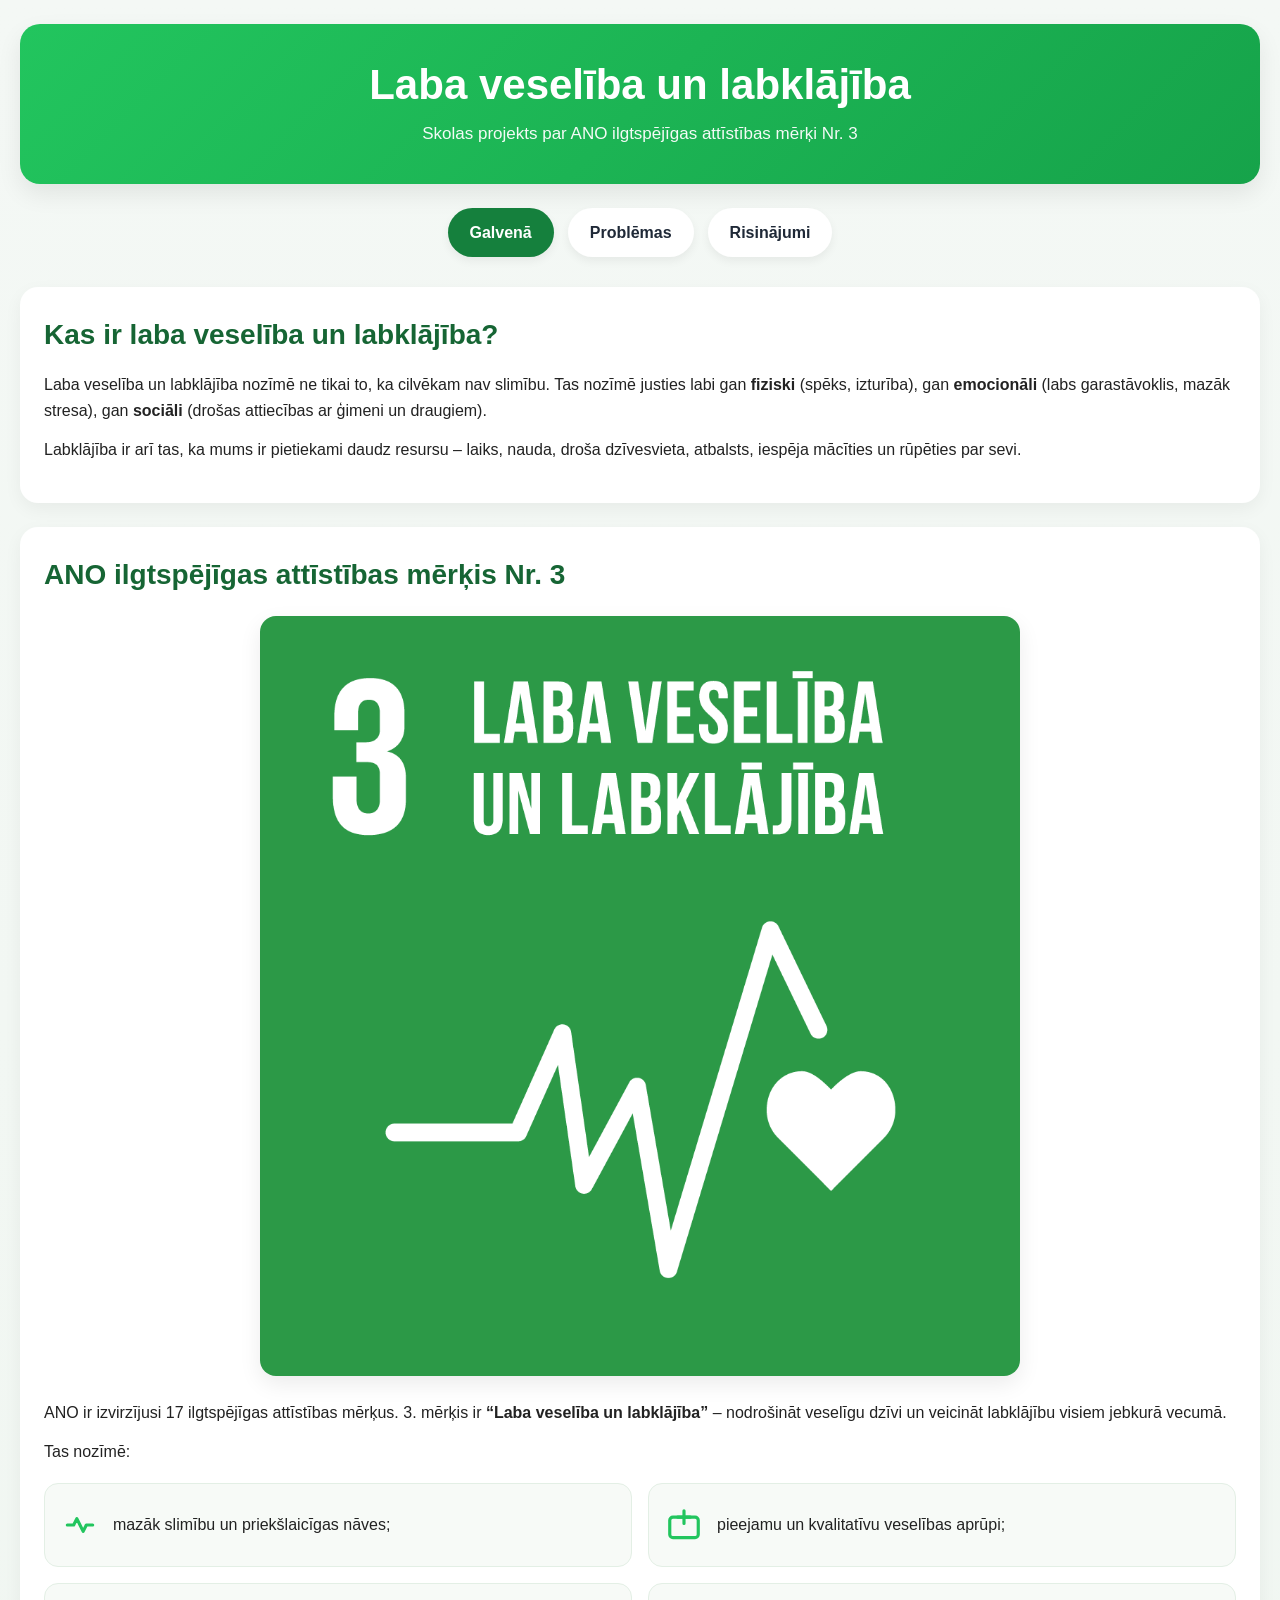
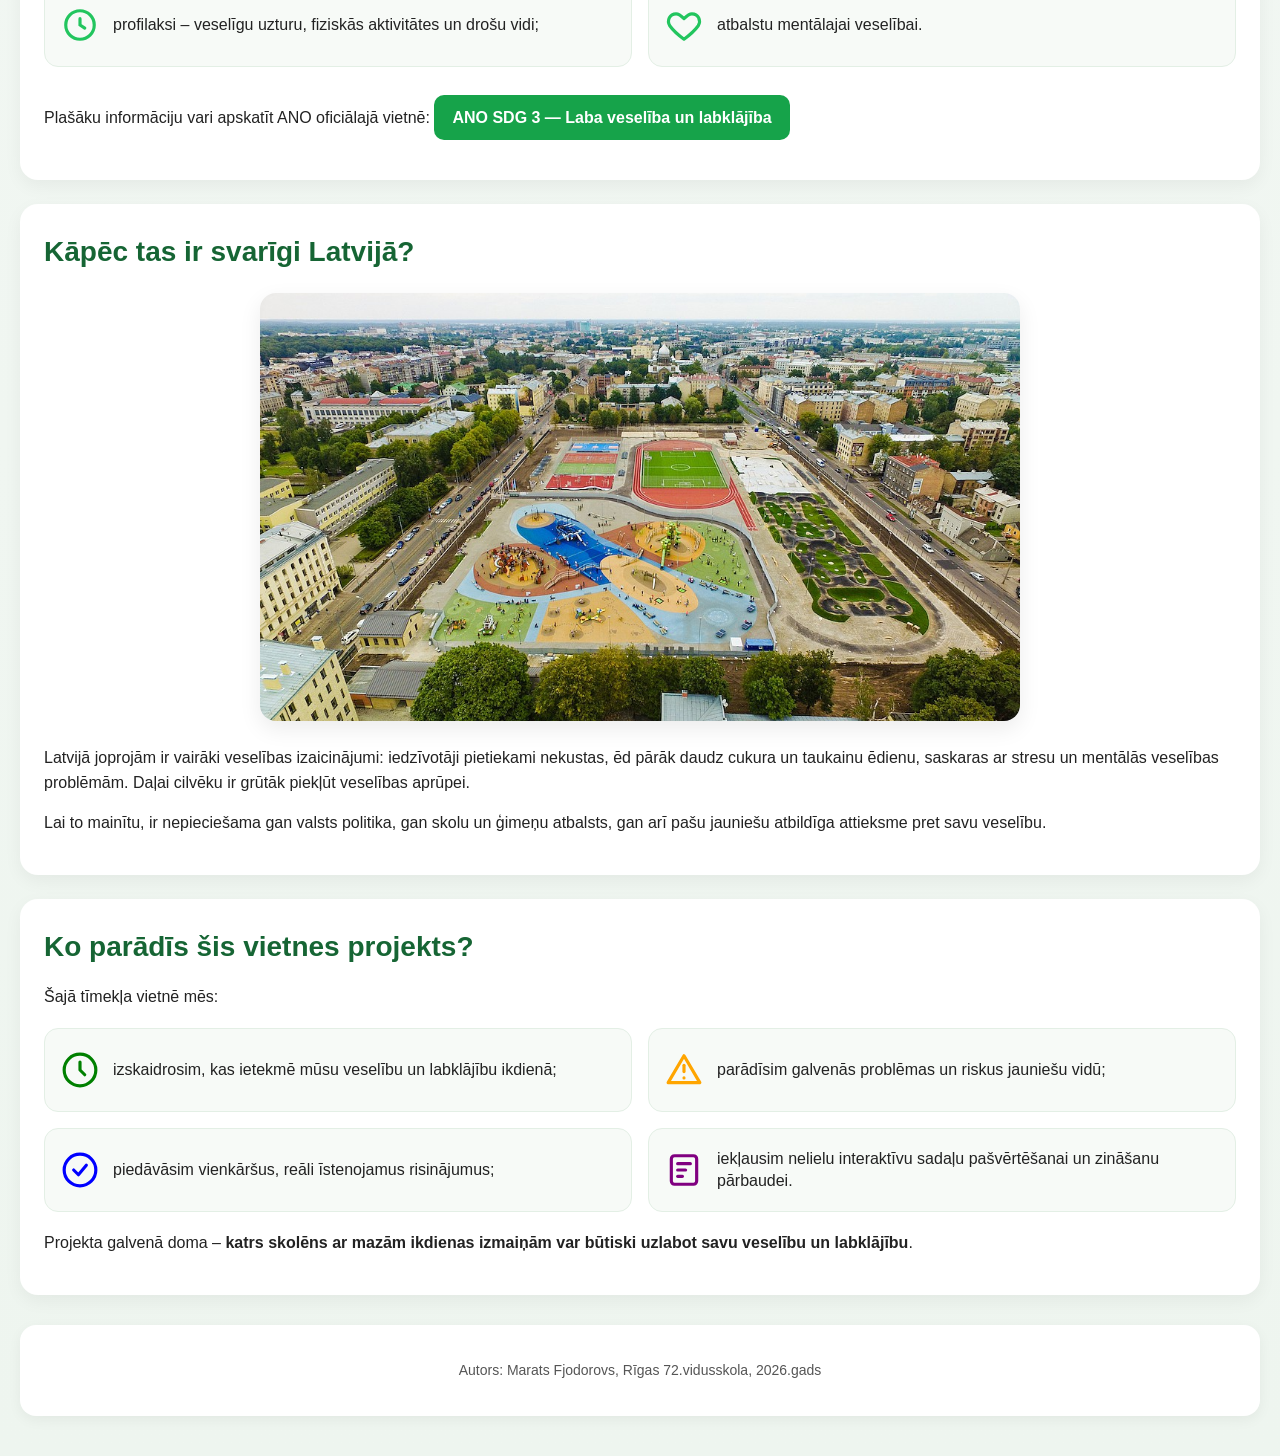
<file: index.html>
<!DOCTYPE html>
<html lang="lv">
<head>
  <meta charset="UTF-8">
  <title>Laba veselība un labklājība</title>
  <link rel="stylesheet" href="styles.css">
</head>
<body>
    <div class="container">
   
  <header>
    <h1>Laba veselība un labklājība</h1>
    <p>Skolas projekts par ANO ilgtspējīgas attīstības mērķi Nr. 3</p>
  </header>
  
  <main>
    <nav class="main-nav">
            <a href="index.html" class="nav-link active">Galvenā</a>
            <a href="problems.html" class="nav-link">Problēmas</a>
            <a href="solutions.html" class="nav-link">Risinājumi</a>
    </nav>
    <section>
      <h2>Kas ir laba veselība un labklājība?</h2>
      <p>
        Laba veselība un labklājība nozīmē ne tikai to, ka cilvēkam nav slimību.
        Tas nozīmē justies labi gan <strong>fiziski</strong> (spēks, izturība),
        gan <strong>emocionāli</strong> (labs garastāvoklis, mazāk stresa),
        gan <strong>sociāli</strong> (drošas attiecības ar ģimeni un draugiem).
      </p>
      <p>
        Labklājība ir arī tas, ka mums ir pietiekami daudz resursu – laiks,
        nauda, droša dzīvesvieta, atbalsts, iespēja mācīties un rūpēties par sevi.
      </p>
    </section>

    <section>
      <h2>ANO ilgtspējīgas attīstības mērķis Nr. 3</h2>
	  <img src="images/global.ano.3.png" class="section-img" />
      <p>
        ANO ir izvirzījusi 17 ilgtspējīgas attīstības mērķus. 
        3. mērķis ir <strong>“Laba veselība un labklājība”</strong> –
        nodrošināt veselīgu dzīvi un veicināt labklājību visiem jebkurā vecumā.
      </p>
      <p>
        Tas nozīmē:
      </p>
      <ul class="project-list">
        <li>
			<img src="images/programmas_merki.mazak_slimibu.svg" alt="Mazāk slimību" class="list-icon">
			mazāk slimību un priekšlaicīgas nāves;
		</li>
        <li>
			<img src="images/programmas_merki.veselibas_aprupe.svg" alt="Pieejamā veselības aprūpe" class="list-icon">
			pieejamu un kvalitatīvu veselības aprūpi;
		</li>
        <li>
			<img src="images/programmas_merki.profilakse.svg" alt="Profilakse" class="list-icon">
			profilaksi – veselīgu uzturu, fiziskās aktivitātes un drošu vidi;
		</li>
        <li>
			<img src="images/programmas_merki.mentala_veseliba.svg" alt="Atbalsts mentalajai veselībai" class="list-icon">
			atbalstu mentālajai veselībai.
		</li>
      </ul>
	  	  <p>
        Plašāku informāciju vari apskatīt ANO oficiālajā vietnē:
			<a
            href="https://sdgs.un.org/goals/goal3" 
            target="_blank" 
            class="external-link"
            >
            ANO SDG 3 — Laba veselība un labklājība
            </a>
      </p>
    </section>
	
    <section>
	
      <h2>Kāpēc tas ir svarīgi Latvijā?</h2>
	  <img src="images/index_kapec_svarigi_parks.jpg" class="section-img" />
      <p>
        Latvijā joprojām ir vairāki veselības izaicinājumi: 
        iedzīvotāji pietiekami nekustas, ēd pārāk daudz cukura un taukainu ēdienu,
        saskaras ar stresu un mentālās veselības problēmām. 
        Daļai cilvēku ir grūtāk piekļūt veselības aprūpei.
      </p>
      <p>
        Lai to mainītu, ir nepieciešama gan valsts politika, gan skolu un ģimeņu atbalsts,
        gan arī pašu jauniešu atbildīga attieksme pret savu veselību.
      </p>
    </section>

    <section>
      <h2>Ko parādīs šis vietnes projekts?</h2>
      <p>Šajā tīmekļa vietnē mēs:</p>
      <ul class="project-list">
        <li>
			<img src="images/ko_paradis.veseliba_ikdiena.svg" alt="Veselība ikdienā" class="list-icon">
			izskaidrosim, kas ietekmē mūsu veselību un labklājību ikdienā;
		</li>
        <li>
			<img src="images/ko_paradis.galvenas_problemas_achtung.svg" alt="Galvenās problēmas" class="list-icon">
			parādīsim galvenās problēmas un riskus jauniešu vidū;
		</li>
        <li>
			<img src="images/ko_paradis.vienkarsi_risinajumi.svg" alt="Vienkārši risinājumi" class="list-icon">
			piedāvāsim vienkāršus, reāli īstenojamus risinājumus;
		</li>
        <li>
			<img src="images/ko_paradis.pasvertesana_zinasanu_parbaude.svg" alt="Pašvērtēšana un zināšanu pārbaude" class="list-icon">
			iekļausim nelielu interaktīvu sadaļu pašvērtēšanai un zināšanu pārbaudei.
		</li>
      </ul>
      <p>
        Projekta galvenā doma – <strong>katrs skolēns ar mazām ikdienas izmaiņām 
        var būtiski uzlabot savu veselību un labklājību</strong>.
      </p>
    </section>
  </main>

  <footer>
    <p>Autors: Marats Fjodorovs, Rīgas 72.vidusskola, 2026.gads</p>
  </footer>
</body>
</html>
</file>
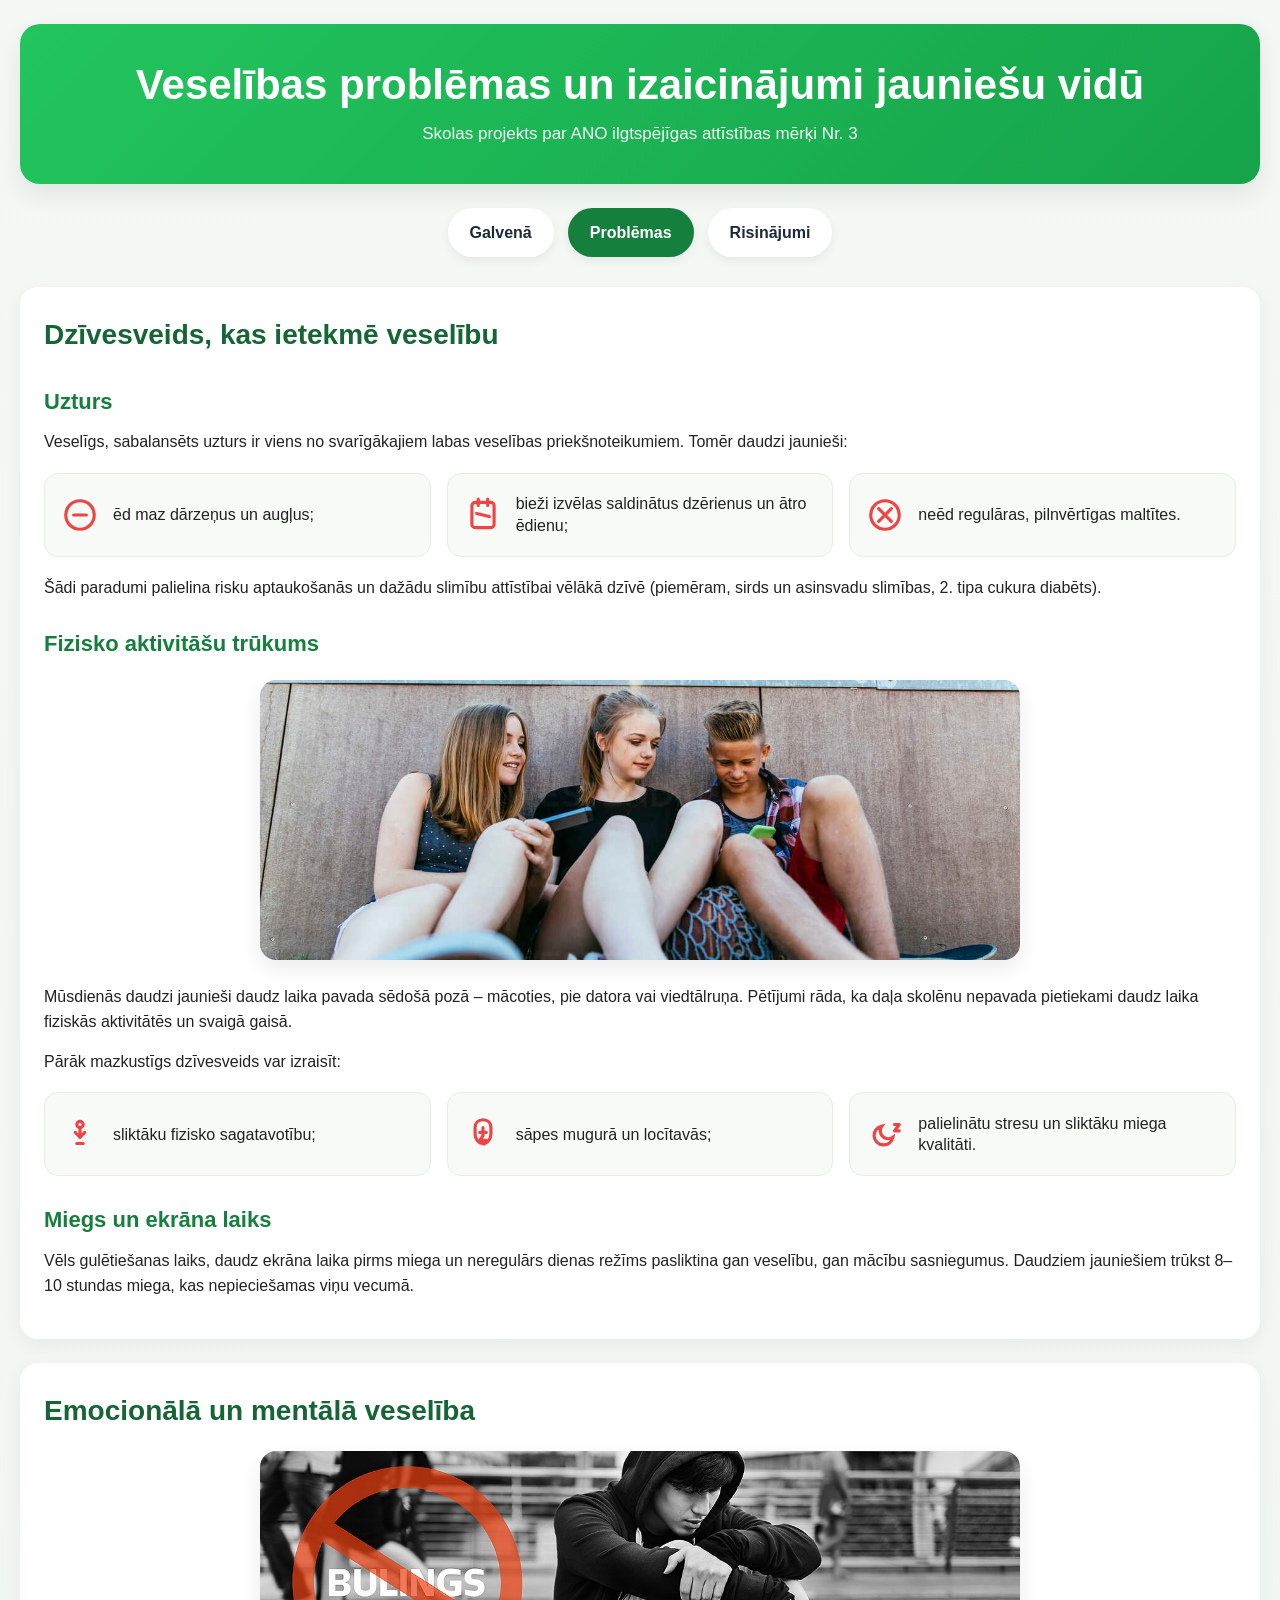
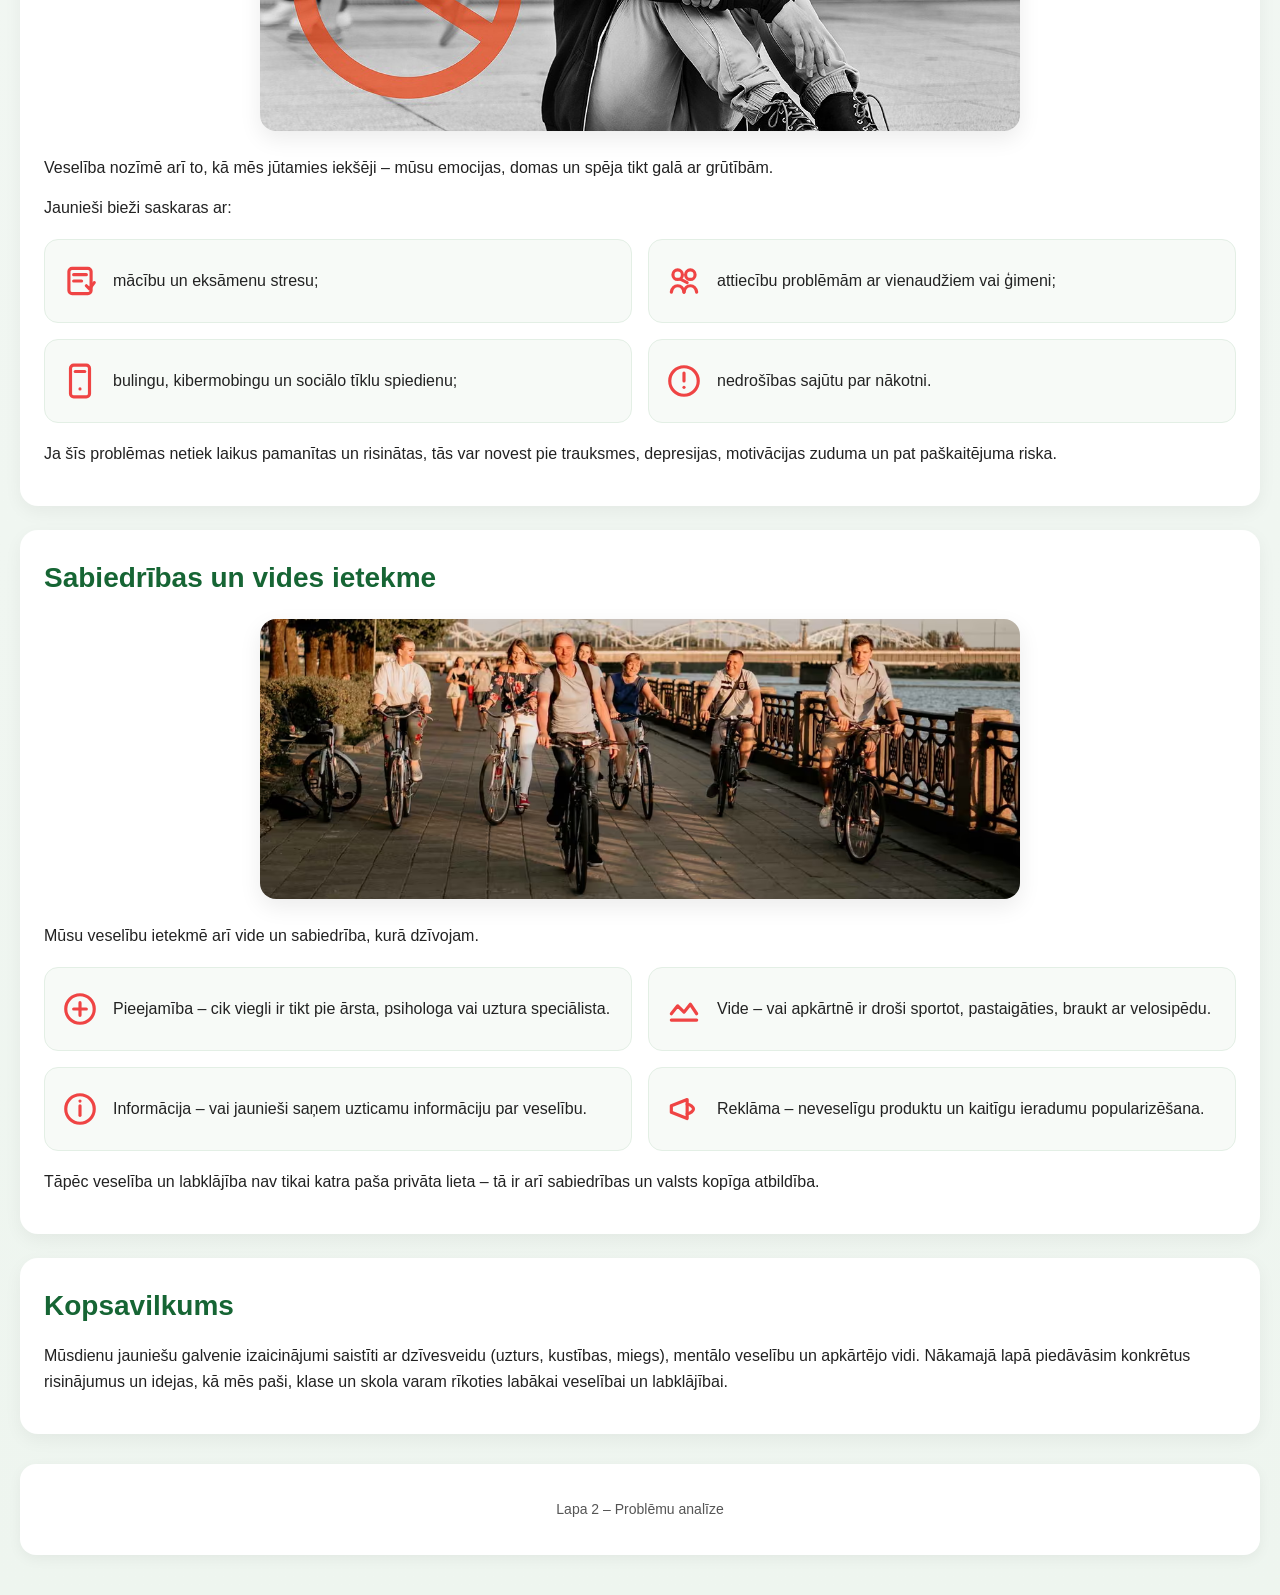
<file: problems.html>
<!DOCTYPE html>
<html lang="lv">
<head>
	<meta charset="UTF-8">
	<title>Veselības problēmas un izaicinājumi</title>
	<link rel="stylesheet" href="styles.css">
</head>
<body class="problems-page">
    <div class="container">
  
  <header>
    <h1>Veselības problēmas un izaicinājumi jauniešu vidū</h1>
    <p>Skolas projekts par ANO ilgtspējīgas attīstības mērķi Nr. 3</p>
  </header>

  <main>
    <nav class="main-nav">
            <a href="index.html" class="nav-link">Galvenā</a>
            <a href="problems.html" class="nav-link active">Problēmas</a>
            <a href="solutions.html" class="nav-link">Risinājumi</a>
    </nav>
    <section>
      <h2>Dzīvesveids, kas ietekmē veselību</h2>

      <h3>Uzturs</h3>
      <p>
        Veselīgs, sabalansēts uzturs ir viens no svarīgākajiem labas veselības
        priekšnoteikumiem. Tomēr daudzi jaunieši:
      </p>
      <ul class="project-list three-inline">
        <li>
			<img src="images/uzturs_maz_darzenus.svg" alt="Ēd maz dārzeņus un augļus" class="list-icon">
			ēd maz dārzeņus un augļus;
		</li>
        <li>
			<img src="images/uzturs_atrie_edieni.svg" alt="Ātrie ēdieni un saldinātie dzērieni" class="list-icon">
			bieži izvēlas saldinātus dzērienus un ātro ēdienu;
		</li>
        <li>
			<img src="images/uzturs_need_regulari.svg" alt="Need regulāri" class="list-icon">
			neēd regulāras, pilnvērtīgas maltītes.
		</li>
      </ul>
      <p>
        Šādi paradumi palielina risku aptaukošanās un dažādu slimību attīstībai 
        vēlākā dzīvē (piemēram, sirds un asinsvadu slimības, 2. tipa cukura diabēts).
      </p>

      <h3>Fizisko aktivitāšu trūkums</h3>
	  <img src="images/fizisko_aktivitasu_trukums.jpg" class="section-img" />

      <p>
        Mūsdienās daudzi jaunieši daudz laika pavada sēdošā pozā – mācoties,
        pie datora vai viedtālruņa. Pētījumi rāda, ka daļa skolēnu nepavada
        pietiekami daudz laika fiziskās aktivitātēs un svaigā gaisā.
      </p>
      <p>
        Pārāk mazkustīgs dzīvesveids var izraisīt:
      </p>
      <ul class="project-list three-inline">
        <li>
			<img src="images/aktivitasu_trukums.fitness-low.svg" alt="Sliktākā fiziskā sagatavotība" class="list-icon">
			sliktāku fizisko sagatavotību;
		</li>
        <li>
			<img src="images/aktivitasu_trukums.back_pain.svg" alt="Sāpes mugurā" class="list-icon">
			sāpes mugurā un locītavās;
		</li>
        <li>
			<img src="images/aktivitasu_trukums.stress_sleep.svg" alt="Stress un slikta miega kvalitāte" class="list-icon">
			palielinātu stresu un sliktāku miega kvalitāti.
		</li>
      </ul>

      <h3>Miegs un ekrāna laiks</h3>
      <p>
        Vēls gulētiešanas laiks, daudz ekrāna laika pirms miega un neregulārs
        dienas režīms pasliktina gan veselību, gan mācību sasniegumus. 
        Daudziem jauniešiem trūkst 8–10 stundas miega, kas nepieciešamas viņu vecumā.
      </p>
    </section>

    <section>
      <h2>Emocionālā un mentālā veselība</h2>
	  <img src="images/emocionala_veseliba.jpg" alt="Emocionālā veselība" class="section-img" />
      <p>
        Veselība nozīmē arī to, kā mēs jūtamies iekšēji – mūsu emocijas,
        domas un spēja tikt galā ar grūtībām.
      </p>
      <p>
        Jaunieši bieži saskaras ar:
      </p>
      <ul class="project-list">
        <li>
			<img src="images/emocionala_veseliba.eksamenu_stress.svg" alt="Eksāmenu stress" class="list-icon">
			mācību un eksāmenu stresu;
		</li>
        <li>
			<img src="images/emocionala_veseliba.attiecibu_problemas.svg" alt="Attiecību problēmas" class="list-icon">
			attiecību problēmām ar vienaudžiem vai ģimeni;
		</li>
        <li>
			<img src="images/emocionala_veseliba.bulings.svg" alt="Bulings" class="list-icon">
			bulingu, kibermobingu un sociālo tīklu spiedienu;
		</li>
        <li>
			<img src="images/emocionala_veseliba.nedrosa_nakotne.svg" alt="Nedrošā nākotne" class="list-icon">
			nedrošības sajūtu par nākotni.
		</li>
      </ul>
      <p>
        Ja šīs problēmas netiek laikus pamanītas un risinātas, 
        tās var novest pie trauksmes, depresijas, motivācijas zuduma 
        un pat paškaitējuma riska.
      </p>
    </section>

    <section>
      <h2>Sabiedrības un vides ietekme</h2>
	  <img src="images/sabiedribas_ietekme.jpg" alt="Sabiedrības ietekme" class="section-img" />
      <p>
        Mūsu veselību ietekmē arī vide un sabiedrība, kurā dzīvojam.
      </p>
      <ul class="project-list">
        <li>
			<img src="images/sabiedribas_ietekme.pieejamiba.svg" alt="Pieejamība" class="list-icon">
			Pieejamība – cik viegli ir tikt pie ārsta, psihologa vai uztura speciālista.
		</li>
        <li>
			<img src="images/sabiedribas_ietekme.vide.svg" alt="Vide" class="list-icon">
			Vide – vai apkārtnē ir droši sportot, pastaigāties, braukt ar velosipēdu.
		</li>
        <li>
			<img src="images/sabiedribas_ietekme.informacija.svg" alt="Informācija" class="list-icon">
			Informācija – vai jaunieši saņem uzticamu informāciju par veselību.
		</li>
        <li>
			<img src="images/sabiedribas_ietekme.reklama.svg" alt="Reklāma" class="list-icon">
			Reklāma – neveselīgu produktu un kaitīgu ieradumu popularizēšana.
		</li>
      </ul>
      <p>
        Tāpēc veselība un labklājība nav tikai katra paša privāta lieta –
        tā ir arī sabiedrības un valsts kopīga atbildība.
      </p>
    </section>

    <section>
      <h2>Kopsavilkums</h2>
      <p>
        Mūsdienu jauniešu galvenie izaicinājumi saistīti ar dzīvesveidu (uzturs,
        kustības, miegs), mentālo veselību un apkārtējo vidi.
        Nākamajā lapā piedāvāsim konkrētus risinājumus un idejas, 
        kā mēs paši, klase un skola varam rīkoties labākai veselībai un labklājībai.
      </p>
    </section>
  </main>

  <footer>
    <p>Lapa 2 – Problēmu analīze</p>
  </footer>
</body>
</html>
</file>
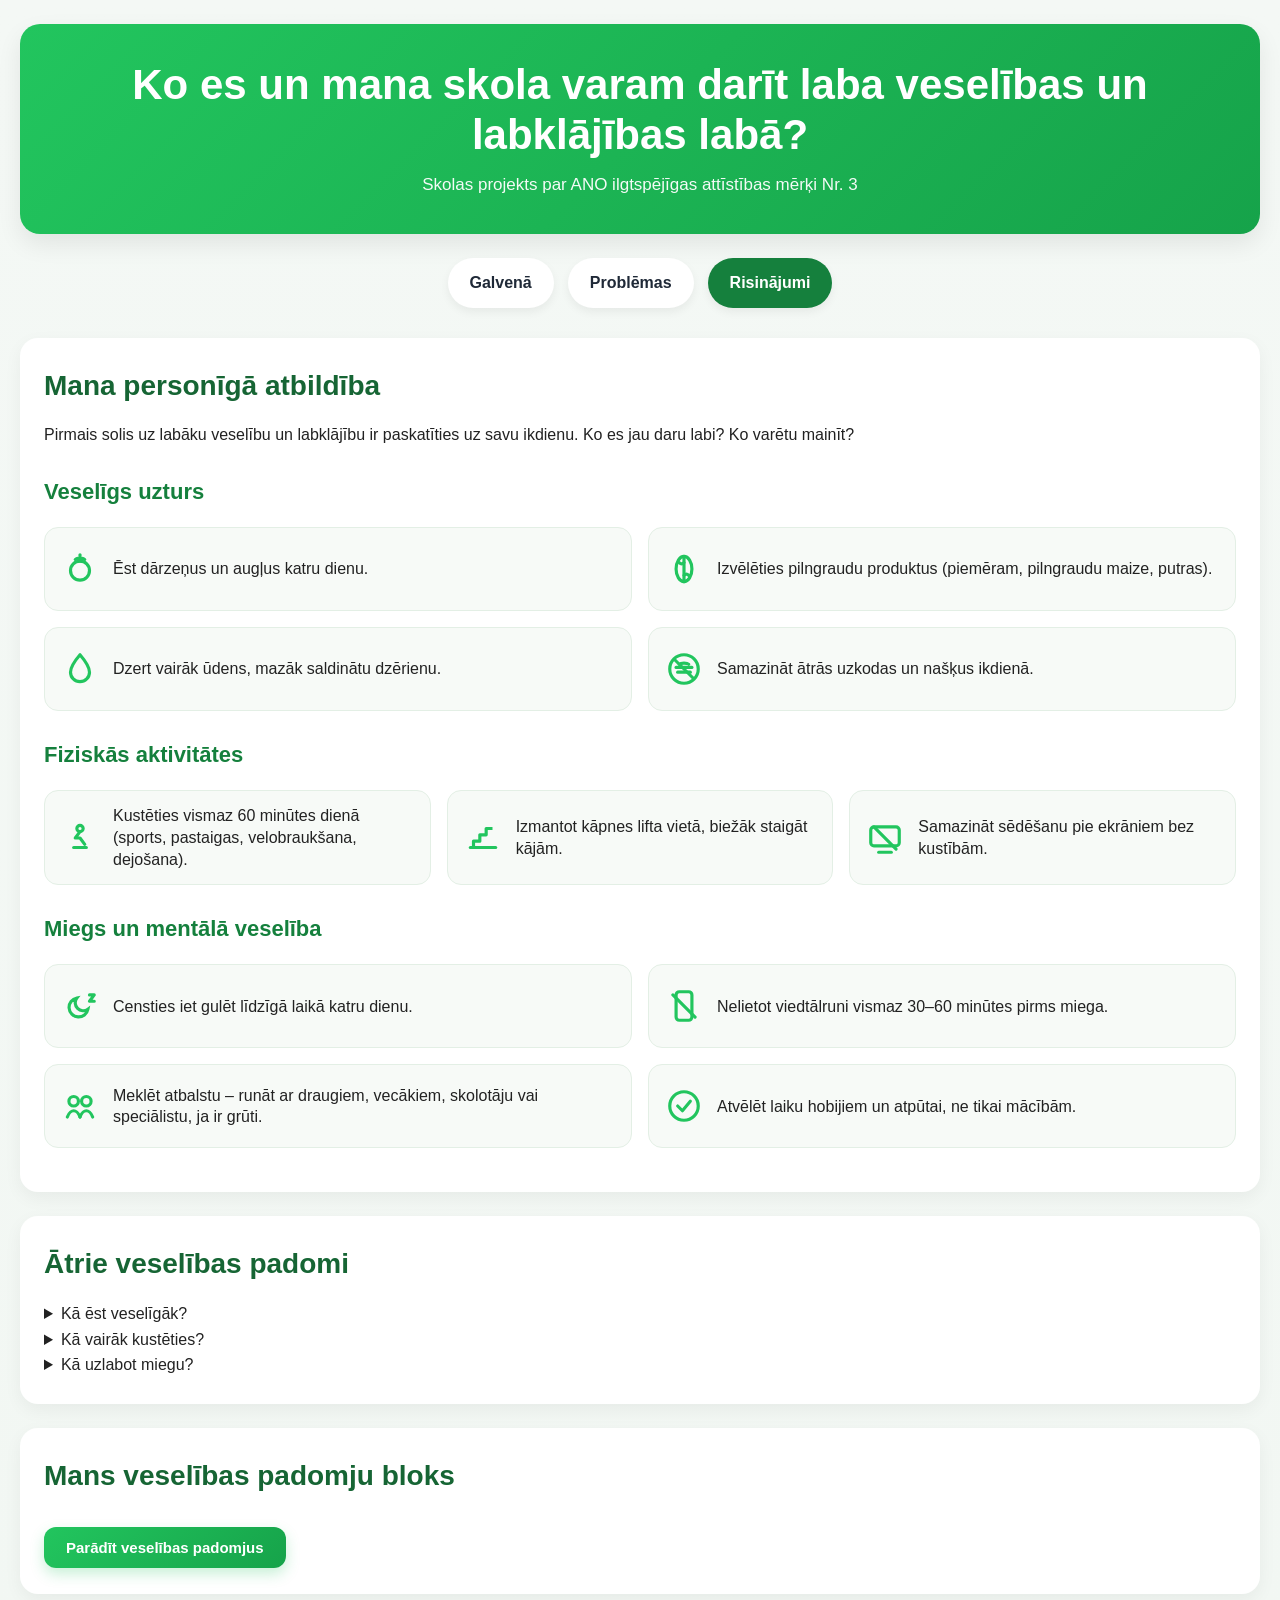
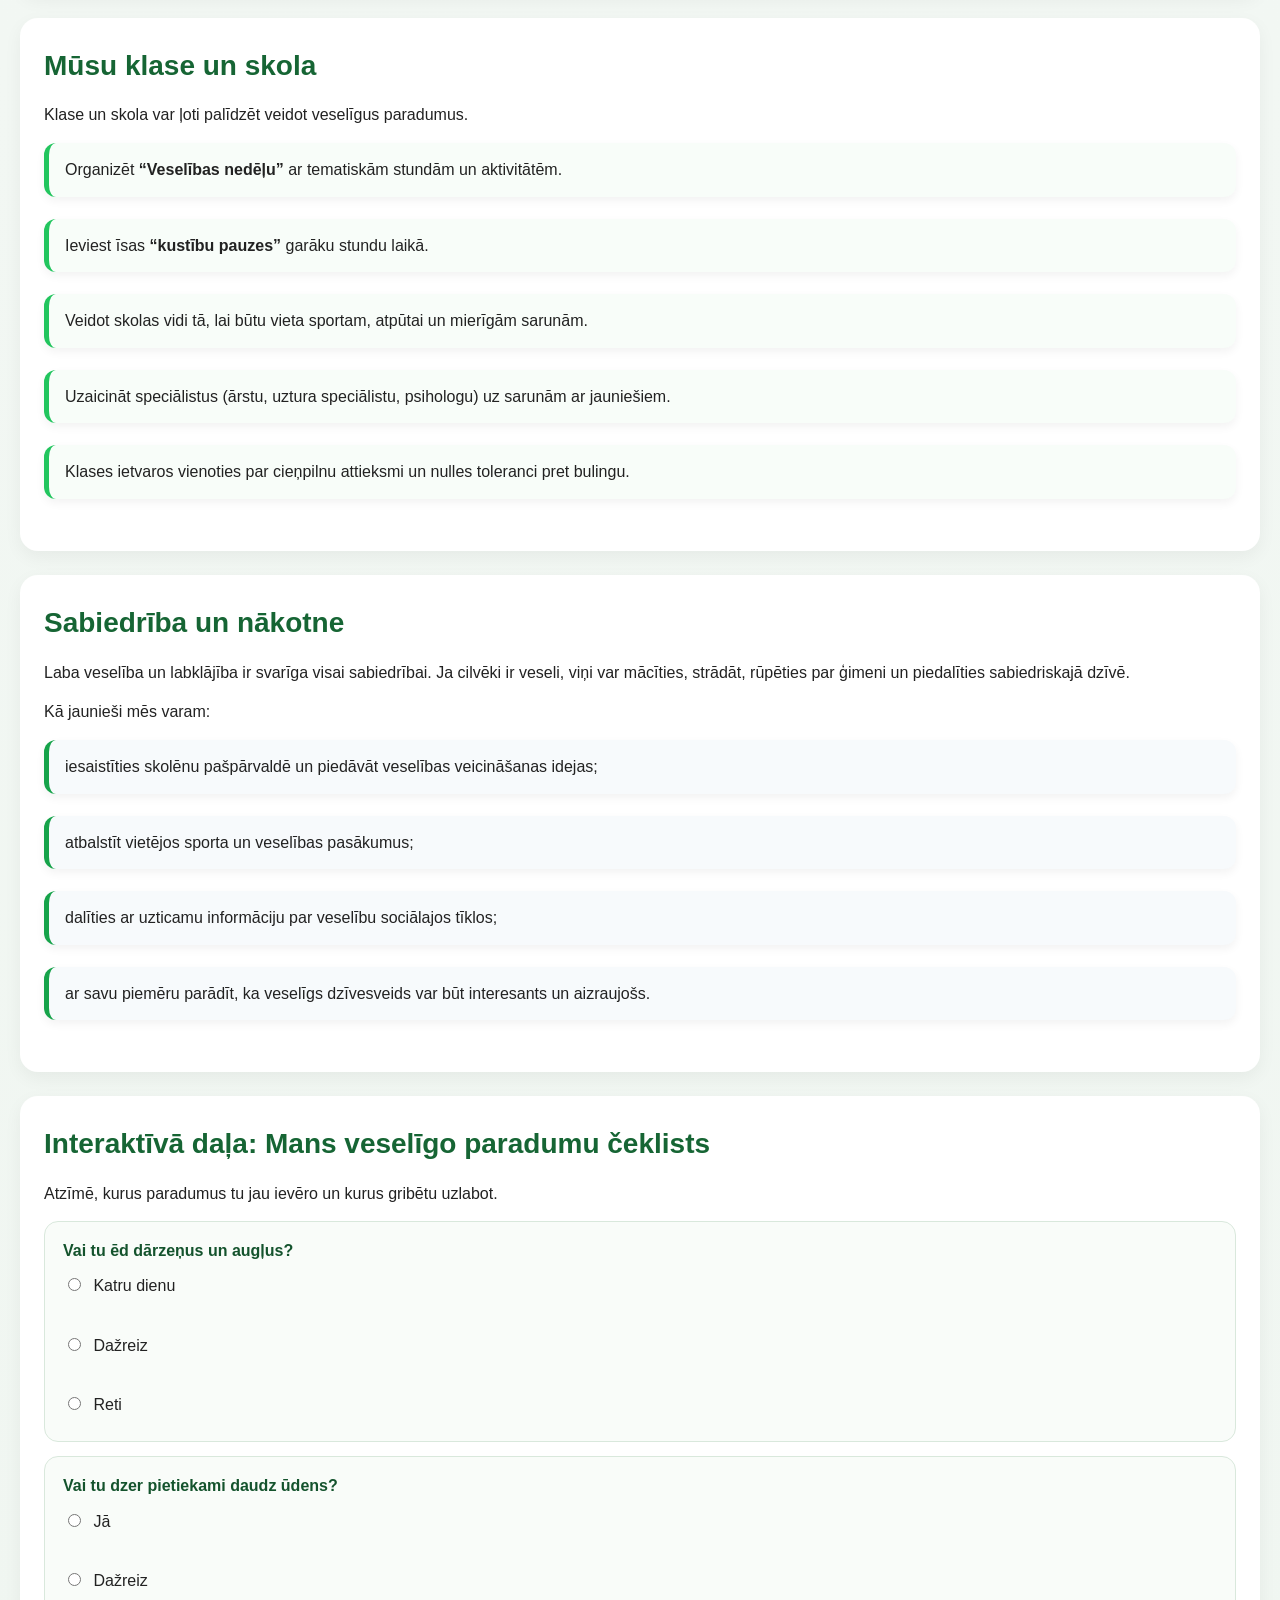
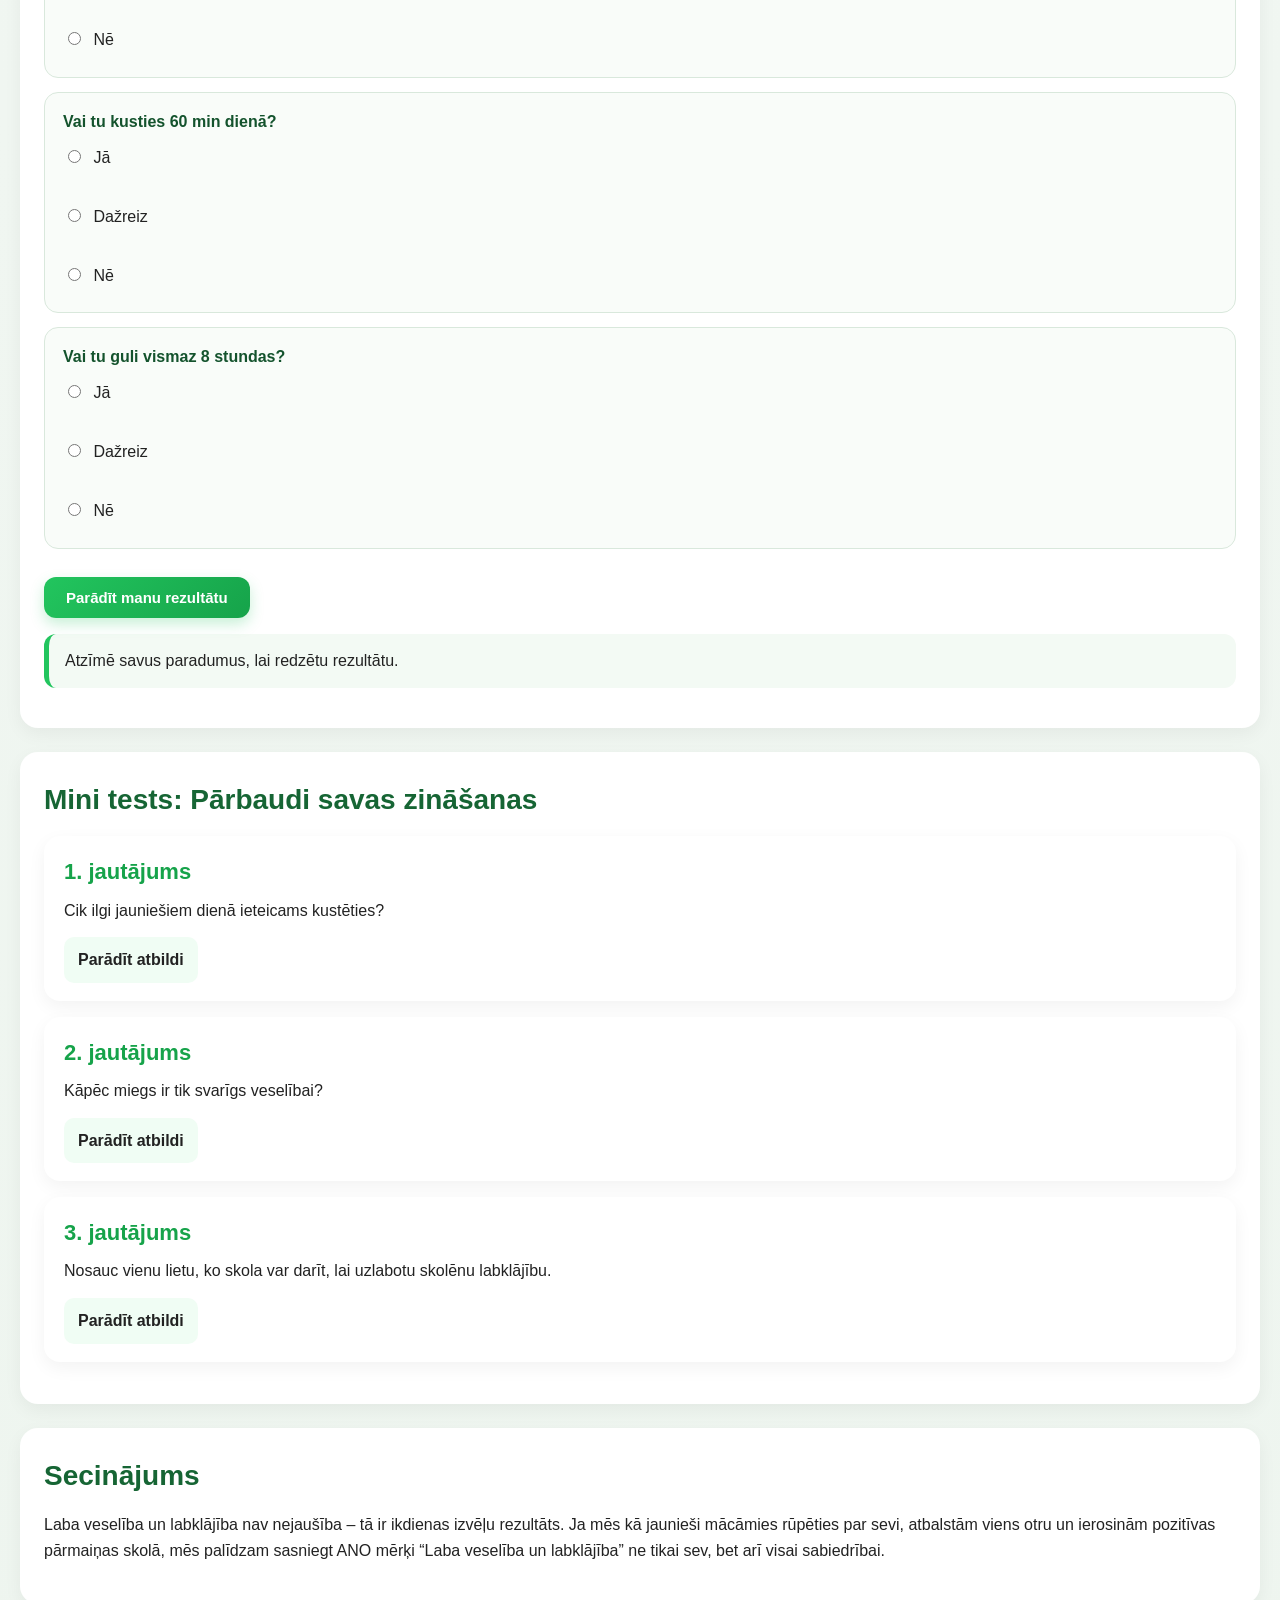
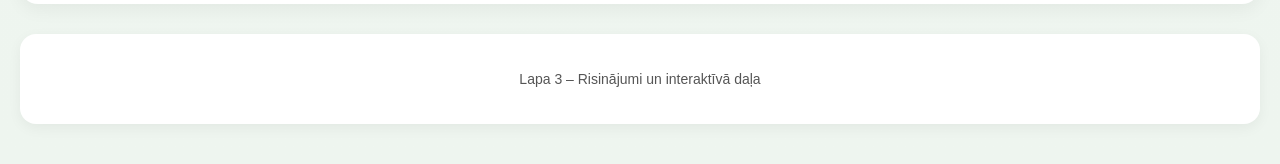
<file: solutions.html>
<!DOCTYPE html>
<html lang="lv">
<head>
	<meta charset="UTF-8">
	<title>Risinājumi un mana rīcība</title>
	<link rel="stylesheet" href="styles.css">
</head>
<body>
    <div class="container">
  
  <header>
    <h1>Ko es un mana skola varam darīt laba veselības un labklājības labā?</h1>
    <p>Skolas projekts par ANO ilgtspējīgas attīstības mērķi Nr. 3</p>
  </header>

  <main>
    <nav class="main-nav">
            <a href="index.html" class="nav-link">Galvenā</a>
            <a href="problems.html" class="nav-link">Problēmas</a>
            <a href="solutions.html" class="nav-link active">Risinājumi</a>
    </nav>
    <section>
      <h2>Mana personīgā atbildība</h2>
      <p>
        Pirmais solis uz labāku veselību un labklājību ir paskatīties uz savu ikdienu.
        Ko es jau daru labi? Ko varētu mainīt?
      </p>

      <h3>Veselīgs uzturs</h3>
      <ul class="project-list">
        <li>
			<img src="images/veseligs_uzturs.darzeni.svg" alt="Dārzeņi" class="list-icon">
			Ēst dārzeņus un augļus katru dienu.
		</li>
        <li>
			<img src="images/veseligs_uzturs.pilngraudu_produkti.svg" alt="Pilngraudu produkti" class="list-icon">
			Izvēlēties pilngraudu produktus (piemēram, pilngraudu maize, putras).
		</li>
        <li>
			<img src="images/veseligs_uzturs.udens.svg" alt="Ūdens" class="list-icon">
			Dzert vairāk ūdens, mazāk saldinātu dzērienu.
		</li>
        <li>
			<img src="images/veseligs_uzturs.mazak_atro_uzkodu.svg" alt="Mazāk ātro uzkodu" class="list-icon">
			Samazināt ātrās uzkodas un našķus ikdienā.
		</li>
      </ul>

      <h3>Fiziskās aktivitātes</h3>
      <ul class="project-list three-inline">
        <li>
			<img src="images/fiziska_aktivitate.kusteties.svg" alt="Kustēties" class="list-icon">
			Kustēties vismaz 60 minūtes dienā (sports, pastaigas, velobraukšana, dejošana).
		</li>
        <li>
			<img src="images/fiziska_aktivitate.kapnes.svg" alt="Kāpnes" class="list-icon">
			Izmantot kāpnes lifta vietā, biežāk staigāt kājām.
		</li>
        <li>
			<img src="images/fiziska_aktivitate.samazinat_ekranu_laiku.svg" alt="Samazināt ekrānas laiku" class="list-icon">
			Samazināt sēdēšanu pie ekrāniem bez kustībām.
		</li>
      </ul>

      <h3>Miegs un mentālā veselība</h3>
      <ul class="project-list">
        <li>
			<img src="images/mentala_veseliba.miegs.svg" alt="Miegs" class="list-icon">
			Censties iet gulēt līdzīgā laikā katru dienu.
		</li>
        <li>
			<img src="images/mentala_veseliba.bez_telefona.svg" alt="Bez telefona" class="list-icon">
			Nelietot viedtālruni vismaz 30–60 minūtes pirms miega.
		</li>
        <li>
			<img src="images/mentala_veseliba.atbalsts.svg" alt="Meklēt atbalstu" class="list-icon">
			Meklēt atbalstu – runāt ar draugiem, vecākiem, skolotāju vai speciālistu, ja ir grūti.
		</li>
        <li>
			<img src="images/mentala_veseliba.hobija.svg" alt="Hobija" class="list-icon">
			Atvēlēt laiku hobijiem un atpūtai, ne tikai mācībām.
		</li>
      </ul>
    </section>
	
	<section>
      <h2>Ātrie veselības padomi</h2>

        <details>
          <summary>Kā ēst veselīgāk?</summary>
      <p>Izvēlies vairāk dārzeņus, augļus un pilngraudu produktus.</p>
        </details>

        <details>
          <summary>Kā vairāk kustēties?</summary>
      <p>Ej kājām, izmanto kāpnes un nodarbojies ar sportu.</p>
        </details>

<details>
<summary>Kā uzlabot miegu?</summary>
<p>Iet gulēt vienā laikā un nelietot telefonu pirms miega.</p>
</details>

</section>

	<section>
      <h2>Mans veselības padomju bloks</h2>

       <button onclick="toggleTips()" class="btn" id="adviceButton">
       Parādīt veselības padomjus
       </button>
    <div id="tips-box" style="display:none; margin-top:15px;">
      <ul class="project-list">
        <li>Dzert vairāk ūdens</li>
        <li>Kustēties katru dienu</li>
        <li>Gulēt vismaz 8 stundas</li>
        <li>Samazināt stresu</li>
      </ul>
    </div>
    </section>

    <section class="school-section">
      <h2>Mūsu klase un skola</h2>
      <p>
        Klase un skola var ļoti palīdzēt veidot veselīgus paradumus.
      </p>
      <ul>
        <li>Organizēt <strong>“Veselības nedēļu”</strong> ar tematiskām stundām un aktivitātēm.</li>
        <li>Ieviest īsas <strong>“kustību pauzes”</strong> garāku stundu laikā.</li>
        <li>Veidot skolas vidi tā, lai būtu vieta sportam, atpūtai un mierīgām sarunām.</li>
        <li>Uzaicināt speciālistus (ārstu, uztura speciālistu, psihologu) uz sarunām ar jauniešiem.</li>
        <li>Klases ietvaros vienoties par cieņpilnu attieksmi un nulles toleranci pret bulingu.</li>
      </ul>
    </section>

    <section class="future-section">
      <h2>Sabiedrība un nākotne</h2>
      <p>
        Laba veselība un labklājība ir svarīga visai sabiedrībai. 
        Ja cilvēki ir veseli, viņi var mācīties, strādāt, rūpēties par ģimeni un piedalīties sabiedriskajā dzīvē.
      </p>
      <p>
        Kā jaunieši mēs varam:
      </p>
      <ul>
        <li>iesaistīties skolēnu pašpārvaldē un piedāvāt veselības veicināšanas idejas;</li>
        <li>atbalstīt vietējos sporta un veselības pasākumus;</li>
        <li>dalīties ar uzticamu informāciju par veselību sociālajos tīklos;</li>
        <li>ar savu piemēru parādīt, ka veselīgs dzīvesveids var būt interesants un aizraujošs.</li>
      </ul>
    </section>

    <!-- Interaktīvā daļa: pašvērtējums -->
    <section id="self-check">
      <h2>Interaktīvā daļa: Mans veselīgo paradumu čeklists</h2>
      <p>Atzīmē, kurus paradumus tu jau ievēro un kurus gribētu uzlabot.</p>
	  
  <form>
  <div class="question-box">
    <p>Vai tu ēd dārzeņus un augļus?</p>
    <label><input type="radio" name="q1"> Katru dienu</label><br>
    <label><input type="radio" name="q1"> Dažreiz</label><br>
    <label><input type="radio" name="q1"> Reti</label>
  </div>

  <div class="question-box">
    <p>Vai tu dzer pietiekami daudz ūdens?</p>
    <label><input type="radio" name="q2"> Jā</label><br>
    <label><input type="radio" name="q2"> Dažreiz</label><br>
    <label><input type="radio" name="q2"> Nē</label>
  </div>

  <div class="question-box">
    <p>Vai tu kusties 60 min dienā?</p>
    <label><input type="radio" name="q3"> Jā</label><br>
    <label><input type="radio" name="q3"> Dažreiz</label><br>
    <label><input type="radio" name="q3"> Nē</label>
  </div>

  <div class="question-box">
    <p>Vai tu guli vismaz 8 stundas?</p>
    <label><input type="radio" name="q4"> Jā</label><br>
    <label><input type="radio" name="q4"> Dažreiz</label><br>
    <label><input type="radio" name="q4"> Nē</label>
  </div>
  </form>
  
	  <button type="button" id="check-result-btn" class="btn">Parādīt manu rezultātu</button>
        <p id="checklist-result">
	      Atzīmē savus paradumus, lai redzētu rezultātu.   
        </p>
    </section>

    <!-- Interaktīvā daļa: mini tests -->
    <section id="quiz">
      <h2>Mini tests: Pārbaudi savas zināšanas</h2>

      <article>
        <h3>1. jautājums</h3>
        <p>Cik ilgi jauniešiem dienā ieteicams kustēties?</p>
        <details>
          <summary>Parādīt atbildi</summary>
          <p>Apmēram 60 minūtes dienā vai vairāk.</p>
        </details>
      </article>

      <article>
        <h3>2. jautājums</h3>
        <p>Kāpēc miegs ir tik svarīgs veselībai?</p>
        <details>
          <summary>Parādīt atbildi</summary>
          <p>
            Miega laikā organisms atjaunojas, uzlabojas atmiņa, koncentrēšanās spējas
            un garastāvoklis. Bez miega palielinās stresa, slimību un nelaimes gadījumu risks.
          </p>
        </details>
      </article>

      <article>
        <h3>3. jautājums</h3>
        <p>Nosauc vienu lietu, ko skola var darīt, lai uzlabotu skolēnu labklājību.</p>
        <details>
          <summary>Parādīt atbildi</summary>
          <p>
            Piemēram, organizēt veselības tematiskās dienas, ieviest kustību pauzes,
            uzlabot skolas ēdnīcas piedāvājumu vai atbalstīt skolēnu pašpārvaldes iniciatīvas.
          </p>
        </details>
      </article>
    </section>

    <section>
      <h2>Secinājums</h2>
      <p>
        Laba veselība un labklājība nav nejaušība – tā ir ikdienas izvēļu rezultāts.
        Ja mēs kā jaunieši mācāmies rūpēties par sevi, atbalstām viens otru 
        un ierosinām pozitīvas pārmaiņas skolā, mēs palīdzam sasniegt 
        ANO mērķi “Laba veselība un labklājība” ne tikai sev, bet arī visai sabiedrībai.
      </p>
    </section>
  </main>

  <footer>
    <p>Lapa 3 – Risinājumi un interaktīvā daļa</p>
  </footer>
  
  <script src="script.js"></script>
</body>
</html>
</file>
<file: styles.css>
* {
  box-sizing: border-box;
}

body {
  margin: 0;
  font-family: Arial, sans-serif;
  line-height: 1.6;
  background: linear-gradient(180deg, #f4f8f5 0%, #eef5ef 100%);
  color: #222;
}

.container {
  max-width: 1450px;
  margin: 0 auto;
  padding: 24px 20px 40px;
}

header {
  text-align: center;
  background: linear-gradient(135deg, #22c55e, #16a34a);
  color: white;
  padding: 36px 20px;
  border-radius: 20px;
  box-shadow: 0 10px 24px rgba(0, 0, 0, 0.08);
  margin-bottom: 24px;
}

header h1 {
  margin: 0 0 10px;
  font-size: clamp(28px, 4vw, 42px);
  line-height: 1.2;
}

header p {
  margin: 0;
  font-size: 17px;
  opacity: 0.95;
}

main {
  display: block;
}

.main-nav {
  display: flex;
  justify-content: center;
  gap: 14px;
  margin: 0 0 30px;
  flex-wrap: wrap;
}

.nav-link {
  text-decoration: none;
  padding: 12px 22px;
  background: white;
  border-radius: 999px;
  color: #1f2937;
  font-weight: 700;
  box-shadow: 0 4px 10px rgba(0, 0, 0, 0.06);
  transition: 0.25s ease;
}

.nav-link:hover {
  background: #22c55e;
  color: white;
  transform: translateY(-2px);
}

.nav-link.active {
  background: #15803d;
  color: white;
}

section {
  background: white;
  border-radius: 18px;
  padding: 26px 24px;
  margin-bottom: 24px;
  box-shadow: 0 6px 18px rgba(0, 0, 0, 0.05);
}

section h2 {
  margin-top: 0;
  margin-bottom: 14px;
  color: #166534;
  font-size: 28px;
}

section h3 {
  margin-top: 26px;
  margin-bottom: 10px;
  color: #15803d;
  font-size: 22px;
}

section p {
  margin: 0 0 14px;
}

.section-img {
  width: 100%;
  max-width: 760px;
  height: auto;
  display: block;
  margin: 18px auto 24px;
  border-radius: 16px;
  box-shadow: 0 8px 22px rgba(0, 0, 0, 0.08);
}

.problems-page .section-img {
  height: 280px;
  object-fit: cover;
}

.project-list {
  display: grid;
  grid-template-columns: repeat(2, minmax(0, 1fr));
  gap: 16px;
  list-style: none;
  padding: 0;
  margin: 18px 0 18px;
}

.project-list li {
  display: flex;
  align-items: center;
  gap: 14px;
  line-height: 1.35;
  background: #f7faf7;
  border: 1px solid #e3efe5;
  border-radius: 14px;
  padding: 14px 16px;
  min-height: 84px;
}

.project-list.three-inline {
  grid-template-columns: repeat(3, minmax(0, 1fr));
}

.list-icon {
  width: 38px;
  height: 38px;
  flex-shrink: 0;
}

ul:not(.project-list) {
  padding-left: 22px;
}

ul:not(.project-list) li {
  margin-bottom: 10px;
}

.question-box {
  border: 1px solid #d9e8dc;
  padding: 16px 18px;
  margin: 14px 0;
  border-radius: 14px;
  background: #f9fcf9;
  transition: 0.2s ease;
}

.question-box:hover {
  border-color: #8bd5a3;
  box-shadow: 0 4px 12px rgba(34, 197, 94, 0.08);
}

.question-box p {
  margin: 0 0 10px;
  font-weight: 700;
  color: #14532d;
}

.question-box label {
  display: block;
  margin-bottom: 8px;
  cursor: pointer;
}

input[type="radio"] {
  margin-right: 8px;
}

.btn,
button.btn {
  display: inline-block;
  margin-top: 14px;
  padding: 12px 22px;
  border: none;
  border-radius: 12px;
  background: linear-gradient(135deg, #22c55e, #16a34a);
  color: white;
  font-size: 15px;
  font-weight: 700;
  cursor: pointer;
  box-shadow: 0 6px 14px rgba(34, 197, 94, 0.25);
  transition: 0.25s ease;
}

.btn:hover,
button.btn:hover {
  transform: translateY(-2px);
  box-shadow: 0 10px 18px rgba(34, 197, 94, 0.3);
}

#checklist-result {
  margin-top: 16px;
  padding: 14px 16px;
  background: #f3faf4;
  border-left: 5px solid #22c55e;
  border-radius: 12px;
  white-space: normal;
}

#quiz {
  margin-top: 10px;
}

#quiz article {
  background: #fff;
  padding: 18px 20px;
  margin-bottom: 16px;
  border-radius: 16px;
  box-shadow: 0 6px 18px rgba(0, 0, 0, 0.05);
  transition: 0.25s ease;
}

#quiz article:hover {
  transform: translateY(-2px);
  box-shadow: 0 10px 24px rgba(0, 0, 0, 0.08);
}

#quiz h3 {
  margin-top: 0;
  margin-bottom: 8px;
  color: #16a34a;
}

#quiz summary {
  cursor: pointer;
  font-weight: 700;
  padding: 10px 14px;
  background: #f0fdf4;
  border-radius: 10px;
  display: inline-block;
  transition: 0.2s ease;
}

#quiz summary:hover {
  background: #dcfce7;
}

#quiz details p {
  margin-top: 12px;
  padding: 12px 14px;
  background: #f9fafb;
  border-radius: 10px;
}

footer {
  margin-top: 30px;
  padding: 20px;
  text-align: center;
  background: #fff;
  border-radius: 16px;
  box-shadow: 0 4px 14px rgba(0, 0, 0, 0.05);
  color: #555;
  font-size: 14px;
}

@media (max-width: 900px) {
  .project-list,
  .project-list.three-inline {
    grid-template-columns: repeat(2, minmax(0, 1fr));
  }

  .problems-page .section-img {
    height: 240px;
  }
}

@media (max-width: 640px) {
  .container {
    padding: 16px 14px 28px;
  }

  header {
    padding: 28px 16px;
    border-radius: 16px;
  }

  section {
    padding: 20px 16px;
    border-radius: 16px;
  }

  .project-list,
  .project-list.three-inline {
    grid-template-columns: 1fr;
  }

  .nav-link {
    width: 100%;
    text-align: center;
  }

  .problems-page .section-img {
    height: auto;
  }
}

/* SCHOOL SECTION */

.school-section ul {
  list-style: none;
  padding: 0;
  margin-top: 15px;
  display: grid;
  gap: 12px;
}

.school-section li {
  background: #f8fdf9;
  border-left: 5px solid #22c55e;
  padding: 14px 16px;
  border-radius: 12px;
  box-shadow: 0 4px 10px rgba(0,0,0,0.05);
  transition: 0.2s;
}

.school-section li:hover {
  transform: translateX(4px);
  background: #f0fdf4;
}


/* FUTURE SECTION */

.future-section ul {
  list-style: none;
  padding: 0;
  margin-top: 15px;
  display: grid;
  gap: 12px;
}

.future-section li {
  background: #f7fafc;
  border-left: 5px solid #16a34a;
  padding: 14px 16px;
  border-radius: 12px;
  box-shadow: 0 4px 10px rgba(0,0,0,0.05);
  transition: 0.2s;
}

.future-section li:hover {
  transform: translateX(4px);
  background: #ecfdf5;
}

.external-link {
  display: inline-block;
  margin-top: 10px;
  padding: 10px 18px;
  background: #16a34a;
  color: white;
  text-decoration: none;
  border-radius: 10px;
  font-weight: 600;
  transition: 0.2s;
}

.external-link:hover {
  background: #15803d;
  transform: translateY(-2px);
}
</file>
